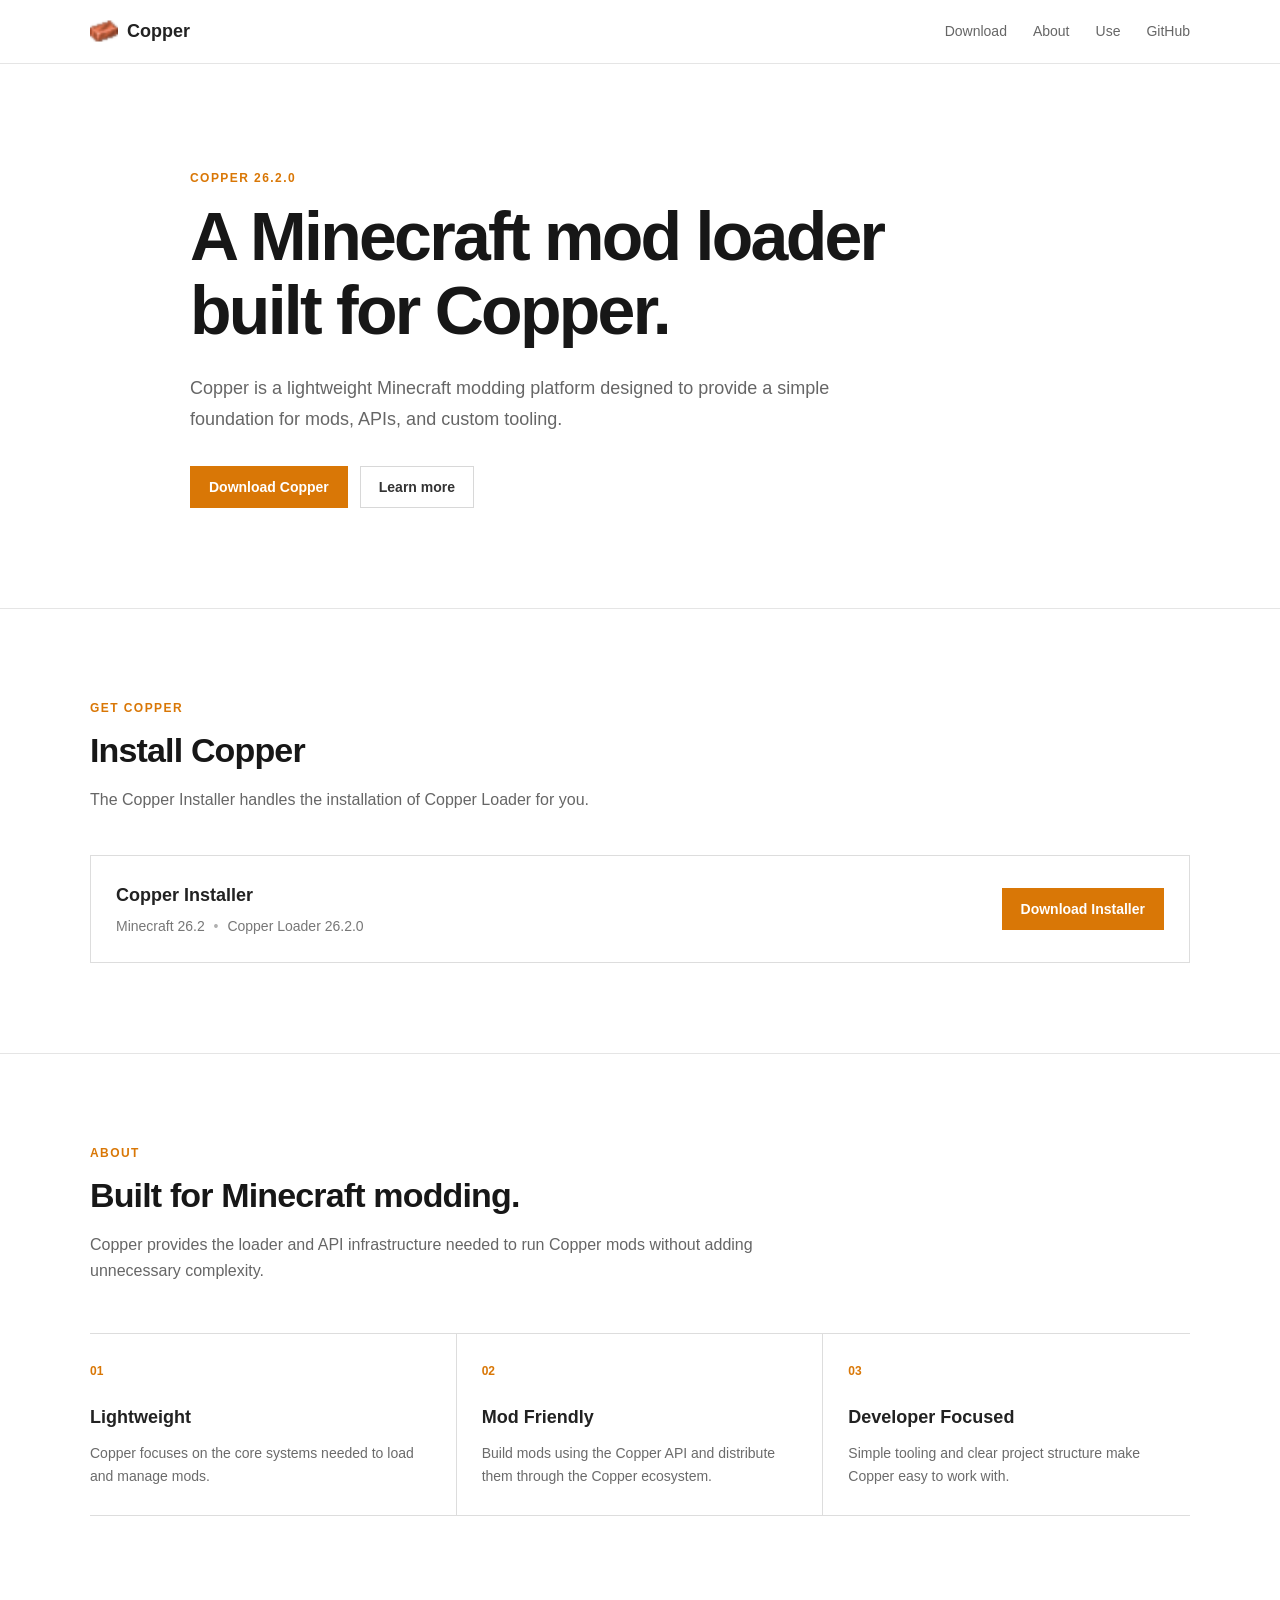
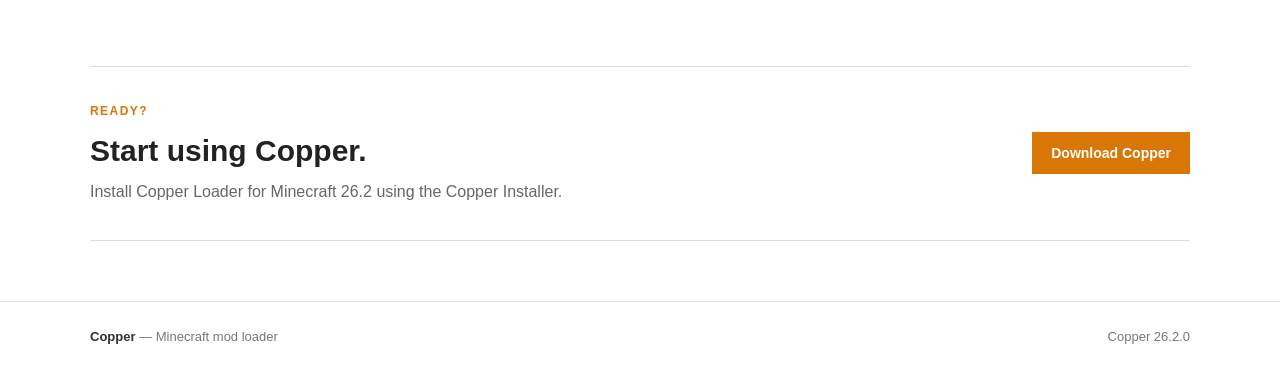
<file: index.html>
<!DOCTYPE html>

<html lang="en">
<head>
    <meta charset="UTF-8">
    <meta name="viewport" content="width=device-width, initial-scale=1.0">

<title>Copper — Minecraft Mod Loader</title>

<meta
    name="description"
    content="Copper is a Minecraft mod loader and modding platform."
>

<link rel="stylesheet" href="style.css">

</head>

<body>

<header class="site-header">
    <div class="container nav-container">

    <a href="/" class="brand">
        <img
            src="copper.png"
            alt="Copper"
            class="brand-logo"
        >
        <span>Copper</span>
    </a>

    <nav class="navigation">
        <a href="#download">Download</a>
        <a href="#about">About</a>
        <a href="use/index.html">Use</a>
        <a href="https://github.com/zizogamer0139" target="_blank" rel="noopener">
            GitHub
        </a>
    </nav>

</div>

</header>

<main>

<section class="hero">
    <div class="container hero-content">

    <p class="eyebrow">COPPER 26.2.0</p>

    <h1>
        A Minecraft mod loader
        <br>
        built for Copper.
    </h1>

    <p class="hero-description">
        Copper is a lightweight Minecraft modding platform
        designed to provide a simple foundation for mods,
        APIs, and custom tooling.
    </p>

    <div class="hero-actions">
        <a class="button button-primary" href="#download">
            Download Copper
        </a>

        <a class="button button-secondary" href="#about">
            Learn more
        </a>
    </div>

</div>

</section>

<section class="section" id="download">
    <div class="container">

    <div class="section-heading">
        <p class="eyebrow">GET COPPER</p>

        <h2>
            Install Copper
        </h2>

        <p>
            The Copper Installer handles the installation
            of Copper Loader for you.
        </p>
    </div>

    <div class="download-box">

        <div>
            <h3>
                Copper Installer
            </h3>

            <p>
                Minecraft 26.2
                <span class="separator">•</span>
                Copper Loader 26.2.0
            </p>
        </div>

        <a
            class="button button-primary"
            href="downloads/Copper-Installer-26.2.0.exe"
        >
            Download Installer
        </a>

    </div>

</div>

</section>

<section class="section section-border" id="about">
    <div class="container">

    <div class="section-heading">
        <p class="eyebrow">ABOUT</p>

        <h2>
            Built for Minecraft modding.
        </h2>

        <p>
            Copper provides the loader and API infrastructure
            needed to run Copper mods without adding unnecessary
            complexity.
        </p>
    </div>

    <div class="feature-grid">

        <article class="feature">
            <div class="feature-number">01</div>

            <h3>
                Lightweight
            </h3>

            <p>
                Copper focuses on the core systems needed
                to load and manage mods.
            </p>
        </article>

        <article class="feature">
            <div class="feature-number">02</div>

            <h3>
                Mod Friendly
            </h3>

            <p>
                Build mods using the Copper API and
                distribute them through the Copper ecosystem.
            </p>
        </article>

        <article class="feature">
            <div class="feature-number">03</div>

            <h3>
                Developer Focused
            </h3>

            <p>
                Simple tooling and clear project structure
                make Copper easy to work with.
            </p>
        </article>

    </div>

</div>

</section>

<section class="section section-small">
    <div class="container">

    <div class="cta">

        <div>
            <p class="eyebrow">READY?</p>

            <h2>
                Start using Copper.
            </h2>

            <p>
                Install Copper Loader for Minecraft 26.2
                using the Copper Installer.
            </p>
        </div>

        <a
            class="button button-primary"
            href="downloads/Copper-Installer-26.2.0.exe"
        >
            Download Copper
        </a>

    </div>

</div>

</section>

</main>

<footer class="site-footer">
    <div class="container footer-container">

    <div>
        <strong>Copper</strong>
        <span> — Minecraft mod loader</span>
    </div>

    <div>
        Copper 26.2.0
    </div>

</div>

</footer>

<script src="script.js"></script>

</body>
</html>
</file>
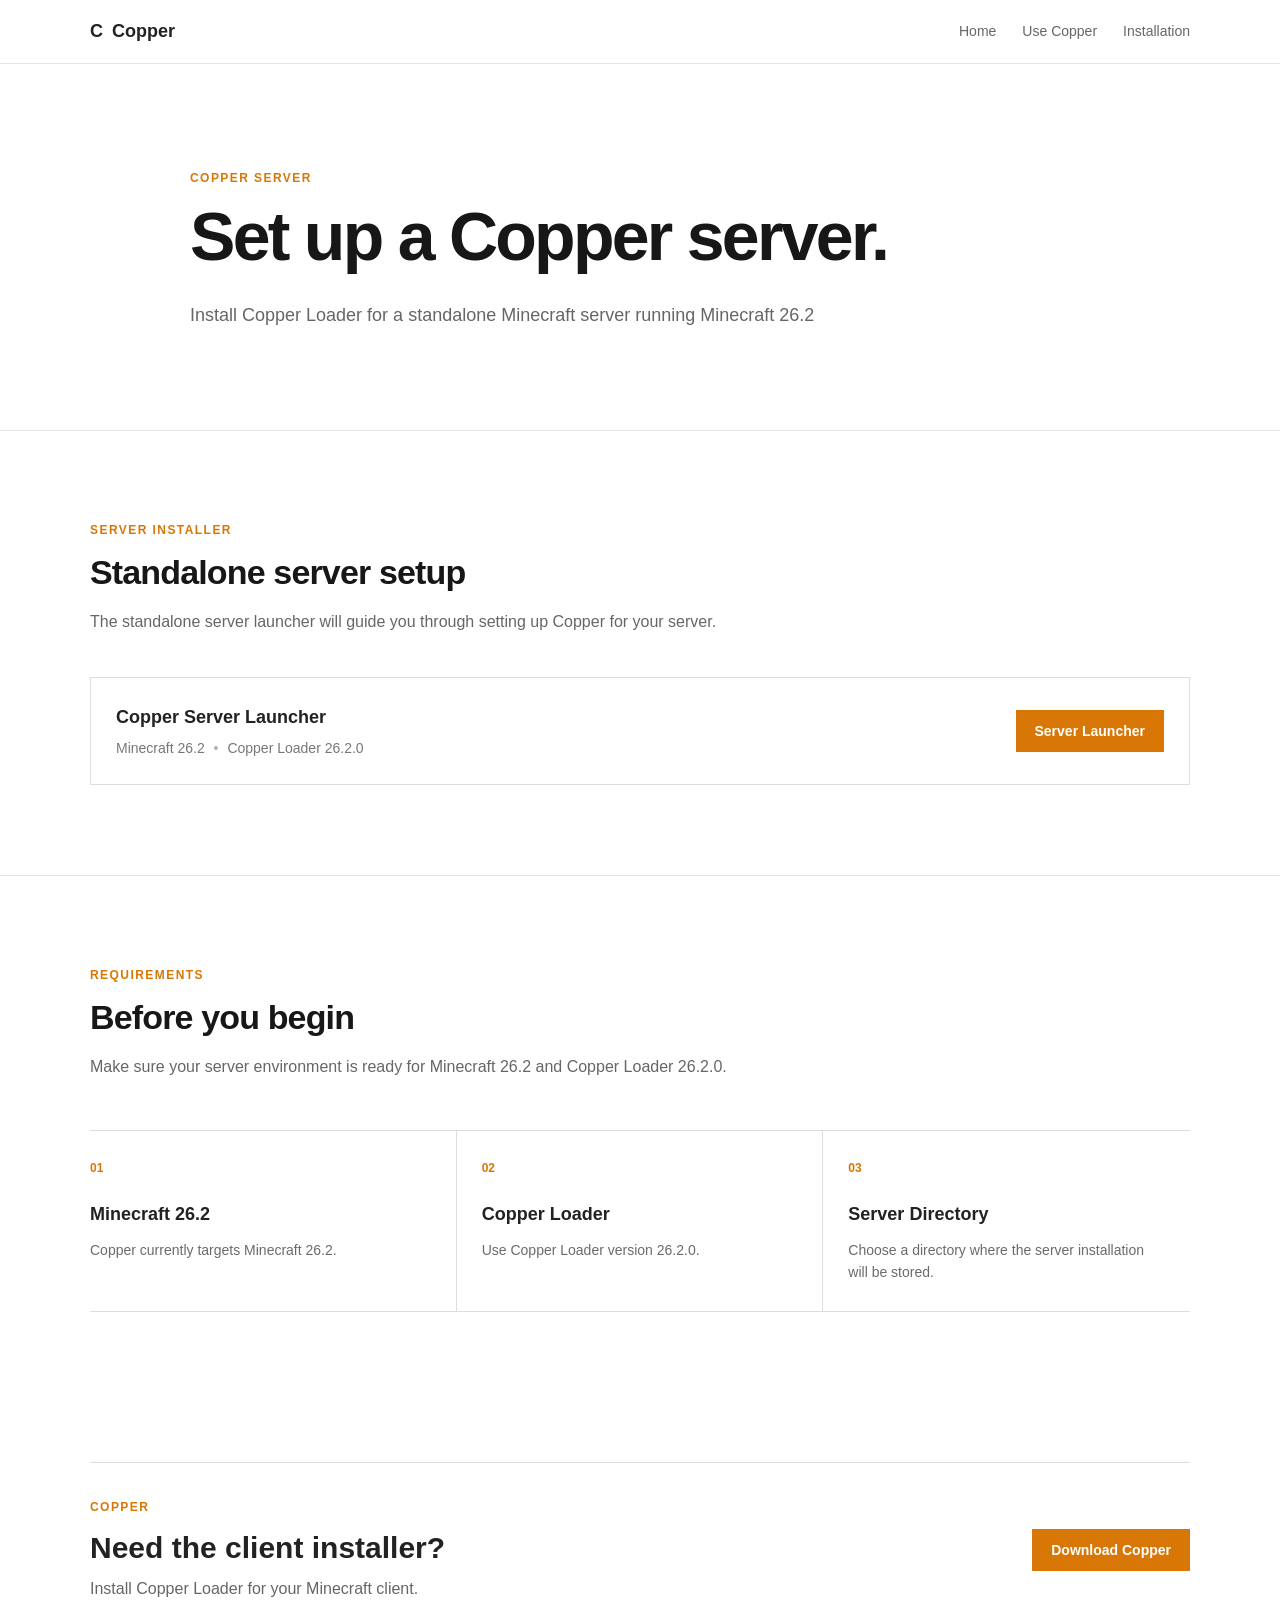
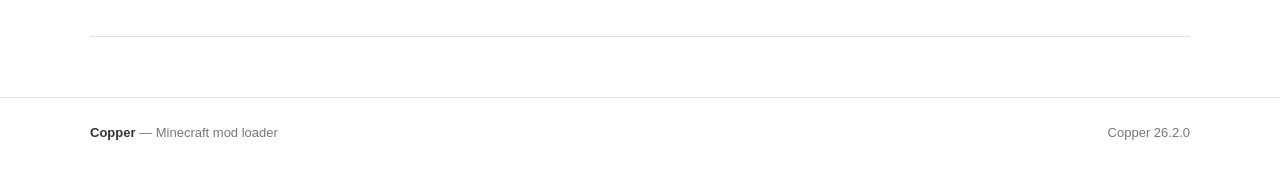
<file: use/server/index.html>
<!DOCTYPE html>

<html lang="en">
<head>
    <meta charset="UTF-8">
    <meta name="viewport" content="width=device-width, initial-scale=1.0">

<title>Copper Server — Copper</title>

<meta
    name="description"
    content="Set up a Copper Minecraft server."
>

<link rel="stylesheet" href="../../style.css">

</head>

<body>

<header class="site-header">
    <div class="container nav-container">

    <a href="../../" class="brand">
        <span class="brand-mark">C</span>
        <span>Copper</span>
    </a>

    <nav class="navigation">
        <a href="../../">Home</a>
        <a href="../">Use Copper</a>
        <a href="#installation">Installation</a>
    </nav>

</div>

</header>

<main>

<section class="hero">
    <div class="container hero-content">

        <p class="eyebrow">COPPER SERVER</p>

        <h1>
            Set up a Copper server.
        </h1>

        <p class="hero-description">
            Install Copper Loader for a standalone Minecraft
            server running Minecraft 26.2
        </p>

    </div>
</section>

<section class="section" id="installation">
    <div class="container">

        <div class="section-heading">

            <p class="eyebrow">SERVER INSTALLER</p>

            <h2>
                Standalone server setup
            </h2>

            <p>
                The standalone server launcher will guide you
                through setting up Copper for your server.
            </p>

        </div>

        <div class="download-box">

            <div>
                <h3>
                    Copper Server Launcher
                </h3>

                <p>
                    Minecraft 26.2
                    <span class="separator">•</span>
                    Copper Loader 26.2.0
                </p>
            </div>

            <a
                class="button button-primary"
                href="#"
                id="server-launcher"
            >
                Server Launcher
            </a>

        </div>

    </div>
</section>

<section class="section section-border">
    <div class="container">

        <div class="section-heading">

            <p class="eyebrow">REQUIREMENTS</p>

            <h2>
                Before you begin
            </h2>

            <p>
                Make sure your server environment is ready
                for Minecraft 26.2 and Copper Loader 26.2.0.
            </p>

        </div>

        <div class="feature-grid">

            <article class="feature">

                <div class="feature-number">
                    01
                </div>

                <h3>
                    Minecraft 26.2
                </h3>

                <p>
                    Copper currently targets Minecraft 26.2.
                </p>

            </article>

            <article class="feature">

                <div class="feature-number">
                    02
                </div>

                <h3>
                    Copper Loader
                </h3>

                <p>
                    Use Copper Loader version 26.2.0.
                </p>

            </article>

            <article class="feature">

                <div class="feature-number">
                    03
                </div>

                <h3>
                    Server Directory
                </h3>

                <p>
                    Choose a directory where the server
                    installation will be stored.
                </p>

            </article>

        </div>

    </div>
</section>

<section class="section section-small">
    <div class="container">

        <div class="cta">

            <div>

                <p class="eyebrow">
                    COPPER
                </p>

                <h2>
                    Need the client installer?
                </h2>

                <p>
                    Install Copper Loader for your Minecraft client.
                </p>

            </div>

            <a
                class="button button-primary"
                href="../../downloads/Copper-Installer-26.2.0.exe"
            >
                Download Copper
            </a>

        </div>

    </div>
</section>

</main>

<footer class="site-footer">
    <div class="container footer-container">

    <div>
        <strong>Copper</strong>
        <span> — Minecraft mod loader</span>
    </div>

    <div>
        Copper 26.2.0
    </div>

</div>

</footer>

<script src="../../script.js"></script>

</body>
</html>
</file>
<file: style.css>
* {
  box-sizing: border-box;
  }

html {
scroll-behavior: smooth;
}

body {
margin: 0;
background: #ffffff;
color: #222222;
font-family:
Inter,
-apple-system,
BlinkMacSystemFont,
"Segoe UI",
sans-serif;
line-height: 1.6;
}

a {
color: inherit;
text-decoration: none;
}

.container {
width: min(1100px, calc(100% - 40px));
margin: 0 auto;
}

/* Header */

.site-header {
height: 64px;
border-bottom: 1px solid #e5e5e5;
background: #ffffff;
}

.nav-container {
height: 100%;
display: flex;
align-items: center;
justify-content: space-between;
}

.brand {
display: flex;
align-items: center;
gap: 9px;
font-size: 18px;
font-weight: 700;
}

.brand-logo {
width: 28px;
height: 28px;
object-fit: contain;
display: block;
}

.navigation {
display: flex;
align-items: center;
gap: 26px;
}

.navigation a {
color: #666666;
font-size: 14px;
transition: color 0.15s ease;
}

.navigation a:hover {
color: #d97706;
}

/* Hero */

.hero {
border-bottom: 1px solid #e5e5e5;
}

.hero-content {
padding: 105px 0 100px;
max-width: 900px;
}

.eyebrow {
margin: 0 0 12px;
color: #d97706;

font-size: 12px;
font-weight: 700;
letter-spacing: 0.12em;

}

.hero h1 {
margin: 0;

color: #171717;

font-size: clamp(42px, 6vw, 68px);
line-height: 1.08;
letter-spacing: -0.04em;

}

.hero-description {
max-width: 650px;
margin: 26px 0 0;

color: #666666;

font-size: 18px;
line-height: 1.7;

}

.hero-actions {
display: flex;
gap: 12px;
margin-top: 32px;
}

/* Buttons */

.button {
display: inline-flex;
align-items: center;
justify-content: center;

min-height: 42px;
padding: 0 18px;

border: 1px solid transparent;

font-size: 14px;
font-weight: 600;

transition:
    background 0.15s ease,
    border-color 0.15s ease,
    color 0.15s ease;

}

.button-primary {
background: #d97706;
color: #ffffff;
}

.button-primary:hover {
background: #b45309;
}

.button-secondary {
border-color: #d8d8d8;
background: #ffffff;
color: #333333;
}

.button-secondary:hover {
border-color: #bdbdbd;
}

/* Sections */

.section {
padding: 90px 0;
}

.section-border {
border-top: 1px solid #e5e5e5;
}

.section-small {
padding: 60px 0;
}

.section-heading {
max-width: 700px;
}

.section-heading h2 {
margin: 0;

color: #171717;

font-size: 34px;
line-height: 1.2;
letter-spacing: -0.025em;

}

.section-heading p:not(.eyebrow) {
margin: 16px 0 0;

color: #666666;
font-size: 16px;

}

/* Download */

.download-box {
margin-top: 42px;

padding: 25px;

display: flex;
align-items: center;
justify-content: space-between;
gap: 25px;

border: 1px solid #dddddd;

}

.download-box h3 {
margin: 0;

font-size: 18px;

}

.download-box p {
margin: 5px 0 0;

color: #777777;
font-size: 14px;

}

.separator {
padding: 0 5px;
color: #b0b0b0;
}

/* Features */

.feature-grid {
display: grid;
grid-template-columns: repeat(3, 1fr);
gap: 0;

margin-top: 50px;

border-top: 1px solid #dddddd;
border-bottom: 1px solid #dddddd;

}

.feature {
padding: 28px 25px;
border-right: 1px solid #dddddd;
}

.feature:first-child {
padding-left: 0;
}

.feature:last-child {
border-right: 0;
}

.feature-number {
margin-bottom: 22px;

color: #d97706;

font-size: 12px;
font-weight: 700;

}

.feature h3 {
margin: 0;

font-size: 18px;

}

.feature p {
margin: 10px 0 0;

color: #6b6b6b;
font-size: 14px;

}

/* CTA */

.cta {
display: flex;
align-items: center;
justify-content: space-between;
gap: 30px;

padding: 35px 0;

border-top: 1px solid #dddddd;
border-bottom: 1px solid #dddddd;

}

.cta h2 {
margin: 0;

font-size: 30px;
line-height: 1.2;

}

.cta p:not(.eyebrow) {
margin: 10px 0 0;

color: #666666;

}

/* Footer */

.site-footer {
border-top: 1px solid #e5e5e5;

padding: 25px 0;

color: #777777;
font-size: 13px;

}

.footer-container {
display: flex;
justify-content: space-between;
gap: 20px;
}

.site-footer strong {
color: #333333;
}

/* Mobile */

@media (max-width: 700px) {

.navigation {
    gap: 12px;
}

.navigation a:nth-child(3) {
    display: none;
}

.hero-content {
    padding: 75px 0;
}

.hero h1 {
    font-size: 42px;
}

.hero-description {
    font-size: 16px;
}

.hero-actions {
    flex-direction: column;
    align-items: stretch;
}

.download-box {
    flex-direction: column;
    align-items: flex-start;
}

.feature-grid {
    grid-template-columns: 1fr;
}

.feature {
    border-right: 0;
    border-bottom: 1px solid #dddddd;
    padding: 25px 0;
}

.feature:last-child {
    border-bottom: 0;
}

.cta {
    flex-direction: column;
    align-items: flex-start;
}

.footer-container {
    flex-direction: column;
}

}
</file>
